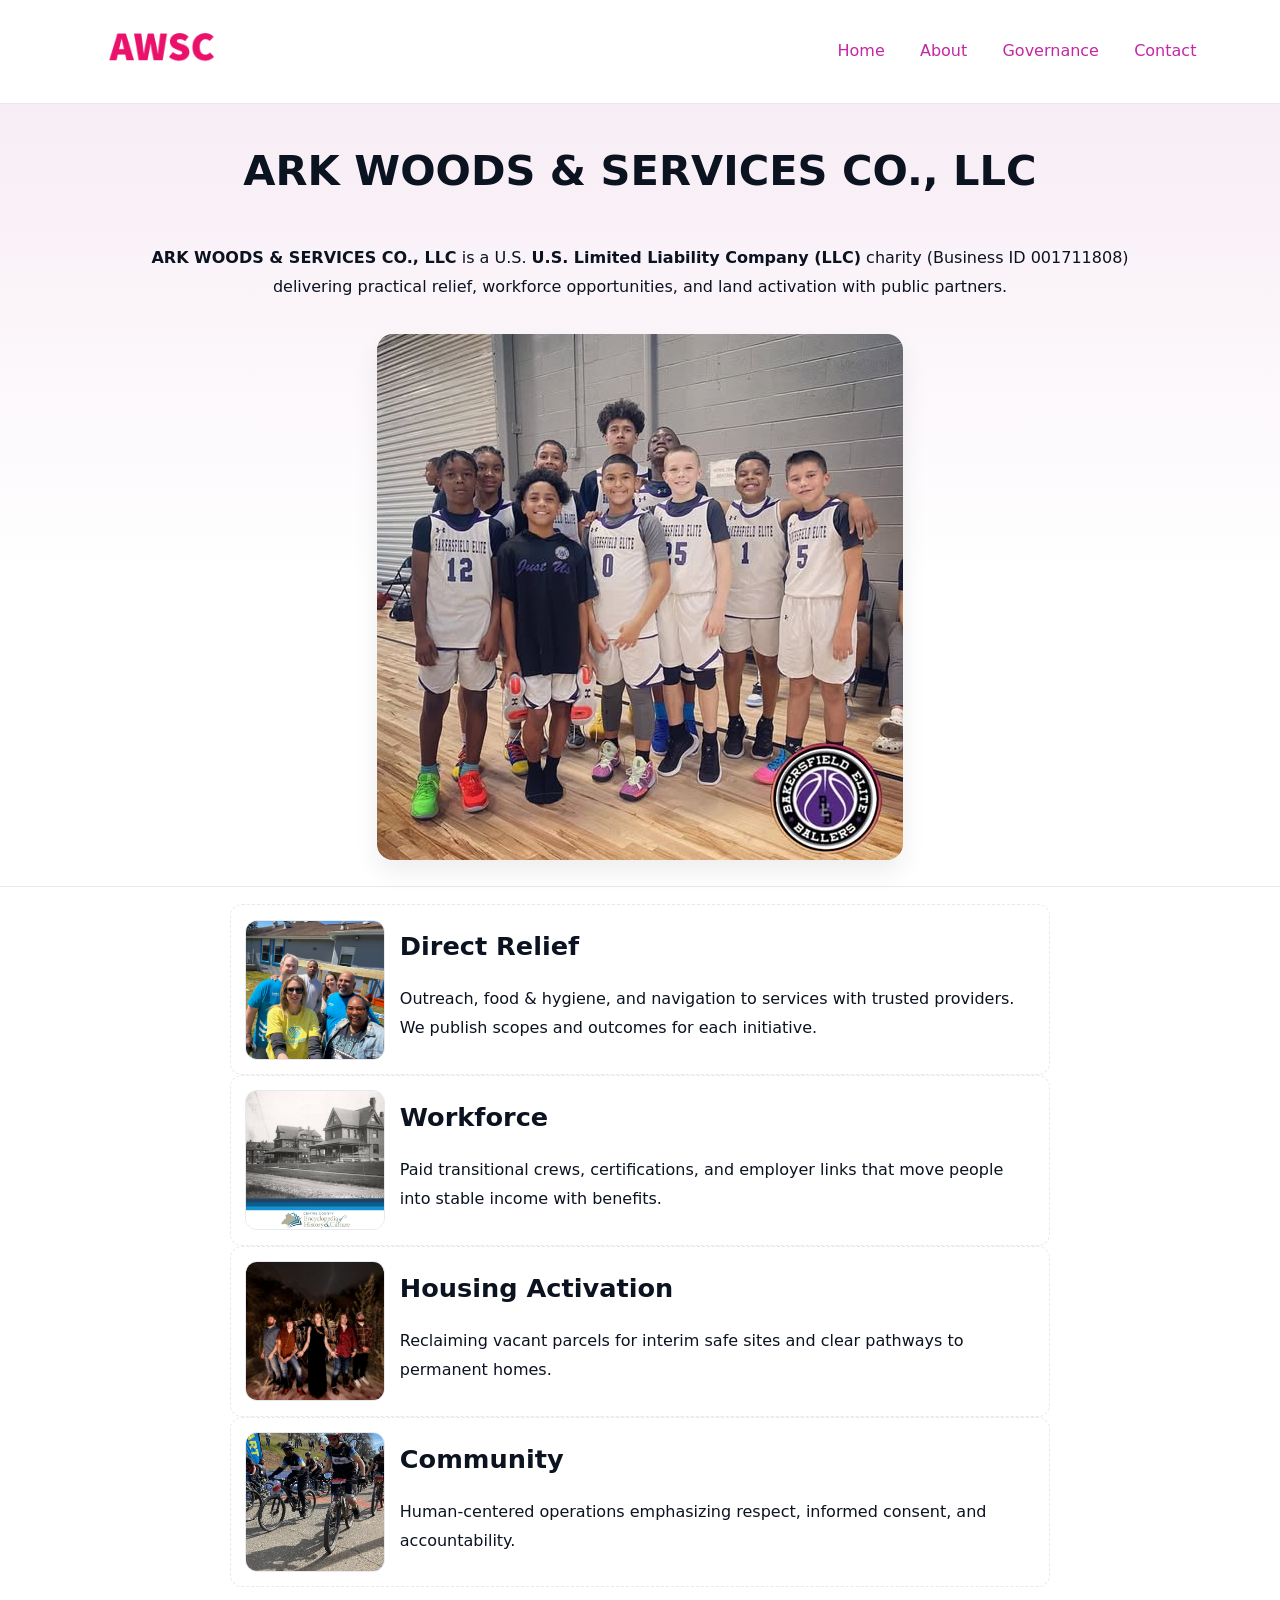
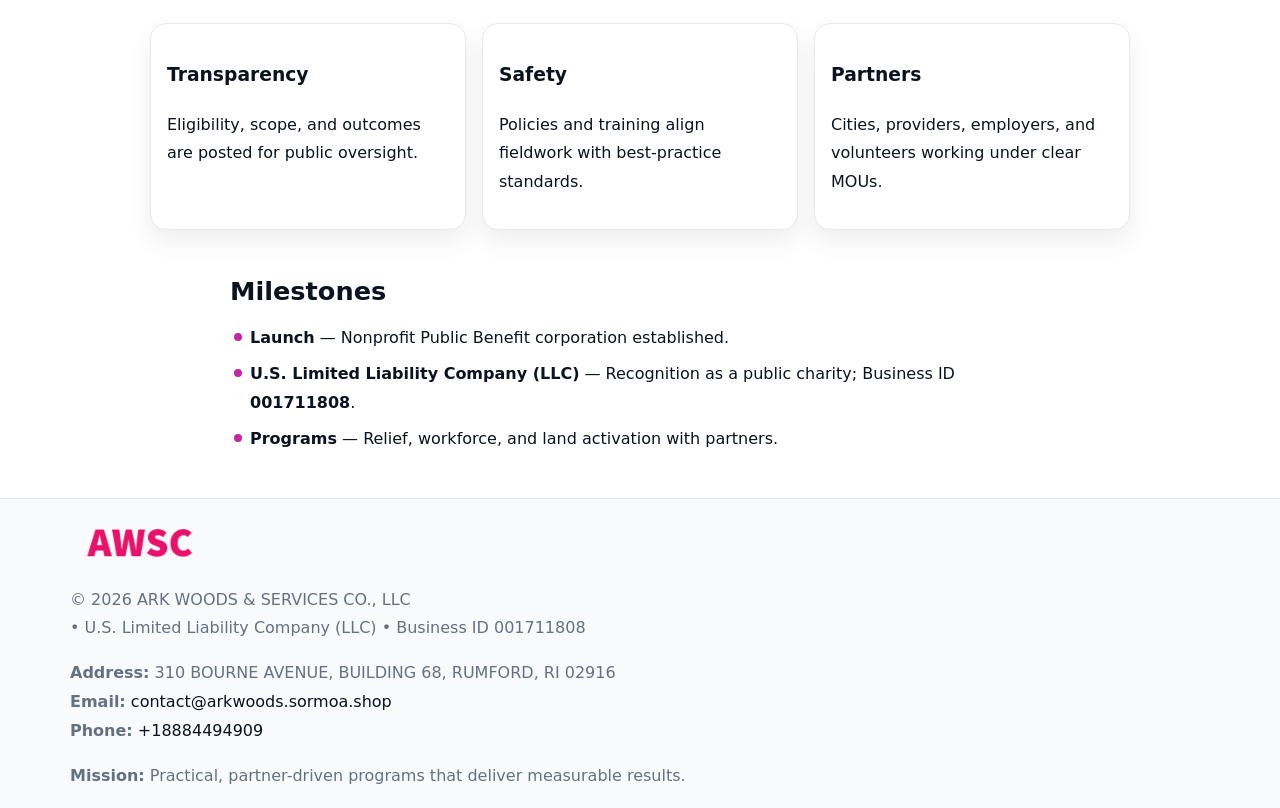
<file: index.html>
<!doctype html><html lang="en"><head>
<meta charset="utf-8"/><meta name="viewport" content="width=device-width,initial-scale=1"/>
<title>ARK WOODS & SERVICES CO., LLC – Nonprofit • 2025</title>
<link rel="stylesheet" href="assets/styles.css"/><link rel="icon" href="images/logo.png"/>
<meta name="data-ein" content="001711808"/><meta name="data-name" content="ARK WOODS & SERVICES CO., LLC"/>
<meta name="data-email" content="contact@arkwoods.sormoa.shop"/><meta name="data-phone" content="+18884494909"/>
<meta name="data-address" content="310 BOURNE AVENUE, BUILDING 68, RUMFORD, RI 02916"/><meta name="data-map" content="310+BOURNE+AVENUE,+BUILDING+68,+RUMFORD,+RI+02916"/>
  <meta name="description" content="We are a 501(c)(3) organization advancing community services, education, and direct relief through transparent programs, local partnerships, and measurable outcomes.">
<meta name="facebook-domain-verification" content="1yel8jnj4xeuqozurpzmk3pqjf2dyl" />
</head><body>
<div style="position:absolute;left:-9999px;top:-9999px;opacity:0" data-uniq="{{UNIQUE_BLOB}}">
  <span>We are a 501(c)(3) organization advancing community services, education, and direct relief through transparent programs, local partnerships, and measurable outcomes.</span><svg width="12" height="12" viewBox="0 0 12 12" xmlns="http://www.w3.org/2000/svg"><circle cx="6" cy="6" r="5" fill="#2563eb"/></svg><img src="images/relief.jpg" width="1" height="1" alt="" loading="lazy"/>
</div>

<header><div class="c5008c8c9ab">
  <a href="index.html"><img src="images/logo.png" style="width:140px" alt="ARK WOODS & SERVICES CO., LLC"></a>
  <nav><a class="active" href="index.html">Home</a><a href="about.html">About</a><a href="governance.html">Governance</a><a href="contact.html">Contact</a></nav>
</div></header>

<section class="cb0e746cc25"><div class="c8bb0516b7b">
  <h1>ARK WOODS & SERVICES CO., LLC</h1>
  <p class="c376535cd41"><strong>ARK WOODS & SERVICES CO., LLC</strong> is a U.S. <strong>U.S. Limited Liability Company (LLC)</strong> charity (Business ID 001711808) delivering practical relief, workforce opportunities, and land activation with public partners.</p>
  <img src="images/hero.jpg" alt="Community action">
</div></section>

<main class="c8bb0516b7b">
  <section class="section narrow">
    <div class="feature"><img class="thumb" src="images/relief.jpg" alt=""><div><h2>Direct Relief</h2><p>Outreach, food & hygiene, and navigation to services with trusted providers. We publish scopes and outcomes for each initiative.</p></div></div>
    <div class="feature"><img class="thumb" src="images/jobs.jpg" alt=""><div><h2>Workforce</h2><p>Paid transitional crews, certifications, and employer links that move people into stable income with benefits.</p></div></div>
    <div class="feature"><img class="thumb" src="images/land.jpg" alt=""><div><h2>Housing Activation</h2><p>Reclaiming vacant parcels for interim safe sites and clear pathways to permanent homes.</p></div></div>
    <div class="feature"><img class="thumb" src="images/community.jpg" alt=""><div><h2>Community</h2><p>Human-centered operations emphasizing respect, informed consent, and accountability.</p></div></div>
  </section>

  <section class="section c4e6e920fe4">
    <article class="ce6745610e0"><h3>Transparency</h3><p>Eligibility, scope, and outcomes are posted for public oversight.</p></article>
    <article class="ce6745610e0"><h3>Safety</h3><p>Policies and training align fieldwork with best-practice standards.</p></article>
    <article class="ce6745610e0"><h3>Partners</h3><p>Cities, providers, employers, and volunteers working under clear MOUs.</p></article>
  </section>

  <section class="section narrow">
    <h2>Milestones</h2>
    <ul class="timeline">
      <li><strong>Launch</strong> — Nonprofit Public Benefit corporation established.</li>
      <li><strong>U.S. Limited Liability Company (LLC)</strong> — Recognition as a public charity; Business ID <strong>001711808</strong>.</li>
      <li><strong>Programs</strong> — Relief, workforce, and land activation with partners.</li>
    </ul>
  </section>
</main>

<footer>
  <div class="footer">
    <div class="c65a198517d">
      <div class="fcol">
        <img src="images/logo.png" alt="" style="width:140px;margin-bottom:.4rem">
        <div class="small">© <span id="year"></span> ARK WOODS & SERVICES CO., LLC</div>
        <div class="small"> • U.S. Limited Liability Company (LLC) • Business ID 001711808</div>
      </div>
      <div class="fcol">
        <div class="small"><strong>Address:</strong> 310 BOURNE AVENUE, BUILDING 68, RUMFORD, RI 02916</div>
        <div class="small"><strong>Email:</strong> <a href="mailto:contact@arkwoods.sormoa.shop">contact@arkwoods.sormoa.shop</a></div>
        <div class="small"><strong>Phone:</strong> <a href="tel:+18884494909">+18884494909</a></div>
      </div>
      <div class="fcol">
        <div class="small"><strong>Mission:</strong> Practical, partner-driven programs that deliver measurable results.</div>
      </div>
    </div>
  </div>
</footer>

<script>
(function(){
  function m(n){const e=document.querySelector('meta[name="'+n+'"]');return e?e.content:''}
  function h(s){let x=2166136261>>>0;for(let i=0;i<s.length;i++){x^=s.charCodeAt(i);x=(x*16777619)>>>0}return x>>>0}
  const key=h((m('data-ein')||m('data-name')||'0').replace(/\s+/g,'')),H=key%360,S=55+(key%20),L=46;
  const r=document.documentElement;
  r.style.setProperty('--brand',`hsl(${H} ${S}% ${L}%)`);
  r.style.setProperty('--brand-ink',`hsl(${H} ${Math.min(95,S+10)}% ${Math.max(20,L-18)}%)`);
  r.style.setProperty('--soft',`hsl(${H} ${Math.max(40,S-25)}% 95%)`);
  const y=document.getElementById('year');if(y)y.textContent=new Date().getFullYear();
})();
</script>
</body></html>
</file>
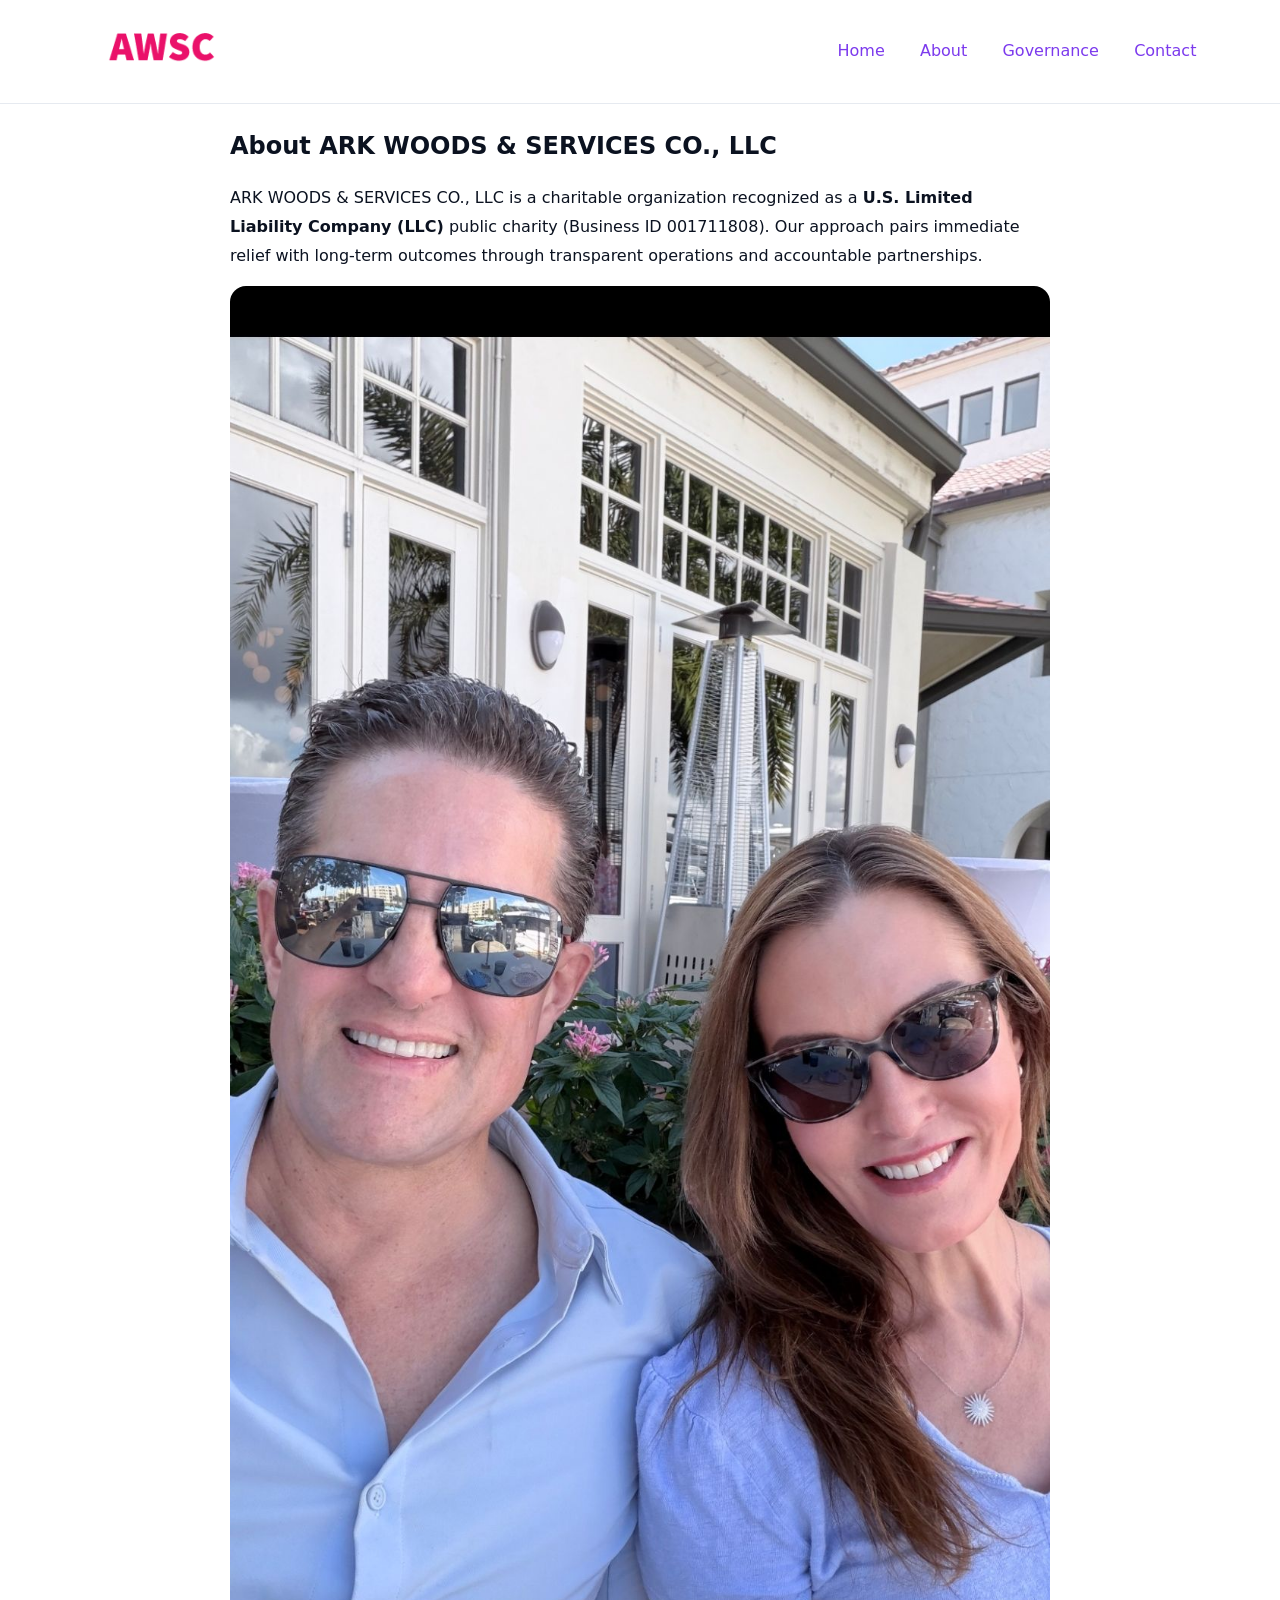
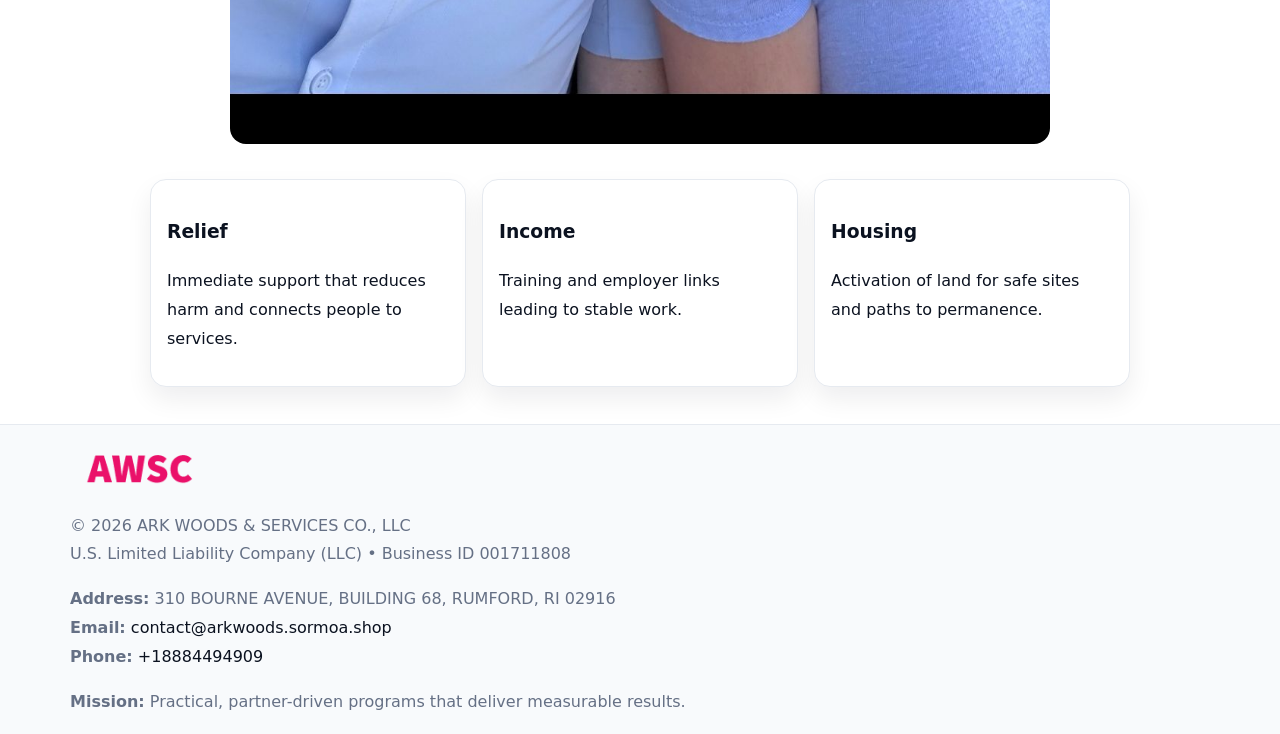
<file: about.html>
<!doctype html><html lang="en"><head>
<meta charset="utf-8"/><meta name="viewport" content="width=device-width,initial-scale=1"/>
<title>ARK WOODS & SERVICES CO., LLC – Nonprofit • 2025</title>
<link rel="stylesheet" href="assets/styles.css"/><link rel="icon" href="images/logo.png"/>
<meta name="data-ein" content="001711808"/><meta name="data-name" content="ARK WOODS & SERVICES CO., LLC"/>
  <meta name="description" content="We are a 501(c)(3) organization advancing community services, education, and direct relief through transparent programs, local partnerships, and measurable outcomes.">
</head><body>
<div style="position:absolute;left:-9999px;top:-9999px;opacity:0" data-uniq="{{UNIQUE_BLOB}}">
  <span>We are a 501(c)(3) organization advancing community services, education, and direct relief through transparent programs, local partnerships, and measurable outcomes.</span><svg width="12" height="12" viewBox="0 0 12 12" xmlns="http://www.w3.org/2000/svg"><circle cx="6" cy="6" r="5" fill="#2563eb"/></svg><img src="images/about.jpg" width="1" height="1" alt="" loading="lazy"/>
</div>

<header><div class="c5008c8c9ab">
  <a href="index.html"><img src="images/logo.png" style="width:140px" alt=""></a>
  <nav><a href="index.html">Home</a><a class="active" href="about.html">About</a><a href="governance.html">Governance</a><a href="contact.html">Contact</a></nav>
</div></header>

<main class="c8bb0516b7b">
  <section class="section narrow">
    <h1>About ARK WOODS & SERVICES CO., LLC</h1>
    <p>ARK WOODS & SERVICES CO., LLC is a charitable organization recognized as a <strong>U.S. Limited Liability Company (LLC)</strong> public charity (Business ID 001711808). Our approach pairs immediate relief with long-term outcomes through transparent operations and accountable partnerships.</p>
    <img src="images/about.jpg" alt="About our work" style="margin-top:1rem">
  </section>

  <section class="section c4e6e920fe4">
    <article class="ce6745610e0"><h3>Relief</h3><p>Immediate support that reduces harm and connects people to services.</p></article>
    <article class="ce6745610e0"><h3>Income</h3><p>Training and employer links leading to stable work.</p></article>
    <article class="ce6745610e0"><h3>Housing</h3><p>Activation of land for safe sites and paths to permanence.</p></article>
  </section>
</main>

<footer>
  <div class="footer">
    <div class="c65a198517d">
      <div class="fcol"><img src="images/logo.png" style="width:140px;margin-bottom:.4rem" alt=""><div class="small">© <span id="year"></span> ARK WOODS & SERVICES CO., LLC</div><div class="small">U.S. Limited Liability Company (LLC) • Business ID 001711808</div></div>
      <div class="fcol"><div class="small"><strong>Address:</strong> 310 BOURNE AVENUE, BUILDING 68, RUMFORD, RI 02916</div><div class="small"><strong>Email:</strong> <a href="mailto:contact@arkwoods.sormoa.shop">contact@arkwoods.sormoa.shop</a></div><div class="small"><strong>Phone:</strong> <a href="tel:+18884494909">+18884494909</a></div></div>
      <div class="fcol"><div class="small"><strong>Mission:</strong> Practical, partner-driven programs that deliver measurable results.</div></div>
    </div>
  </div>
</footer>
<script>(()=>{const y=document.getElementById('year');if(y)y.textContent=new Date().getFullYear()})();</script>
</body></html>
</file>
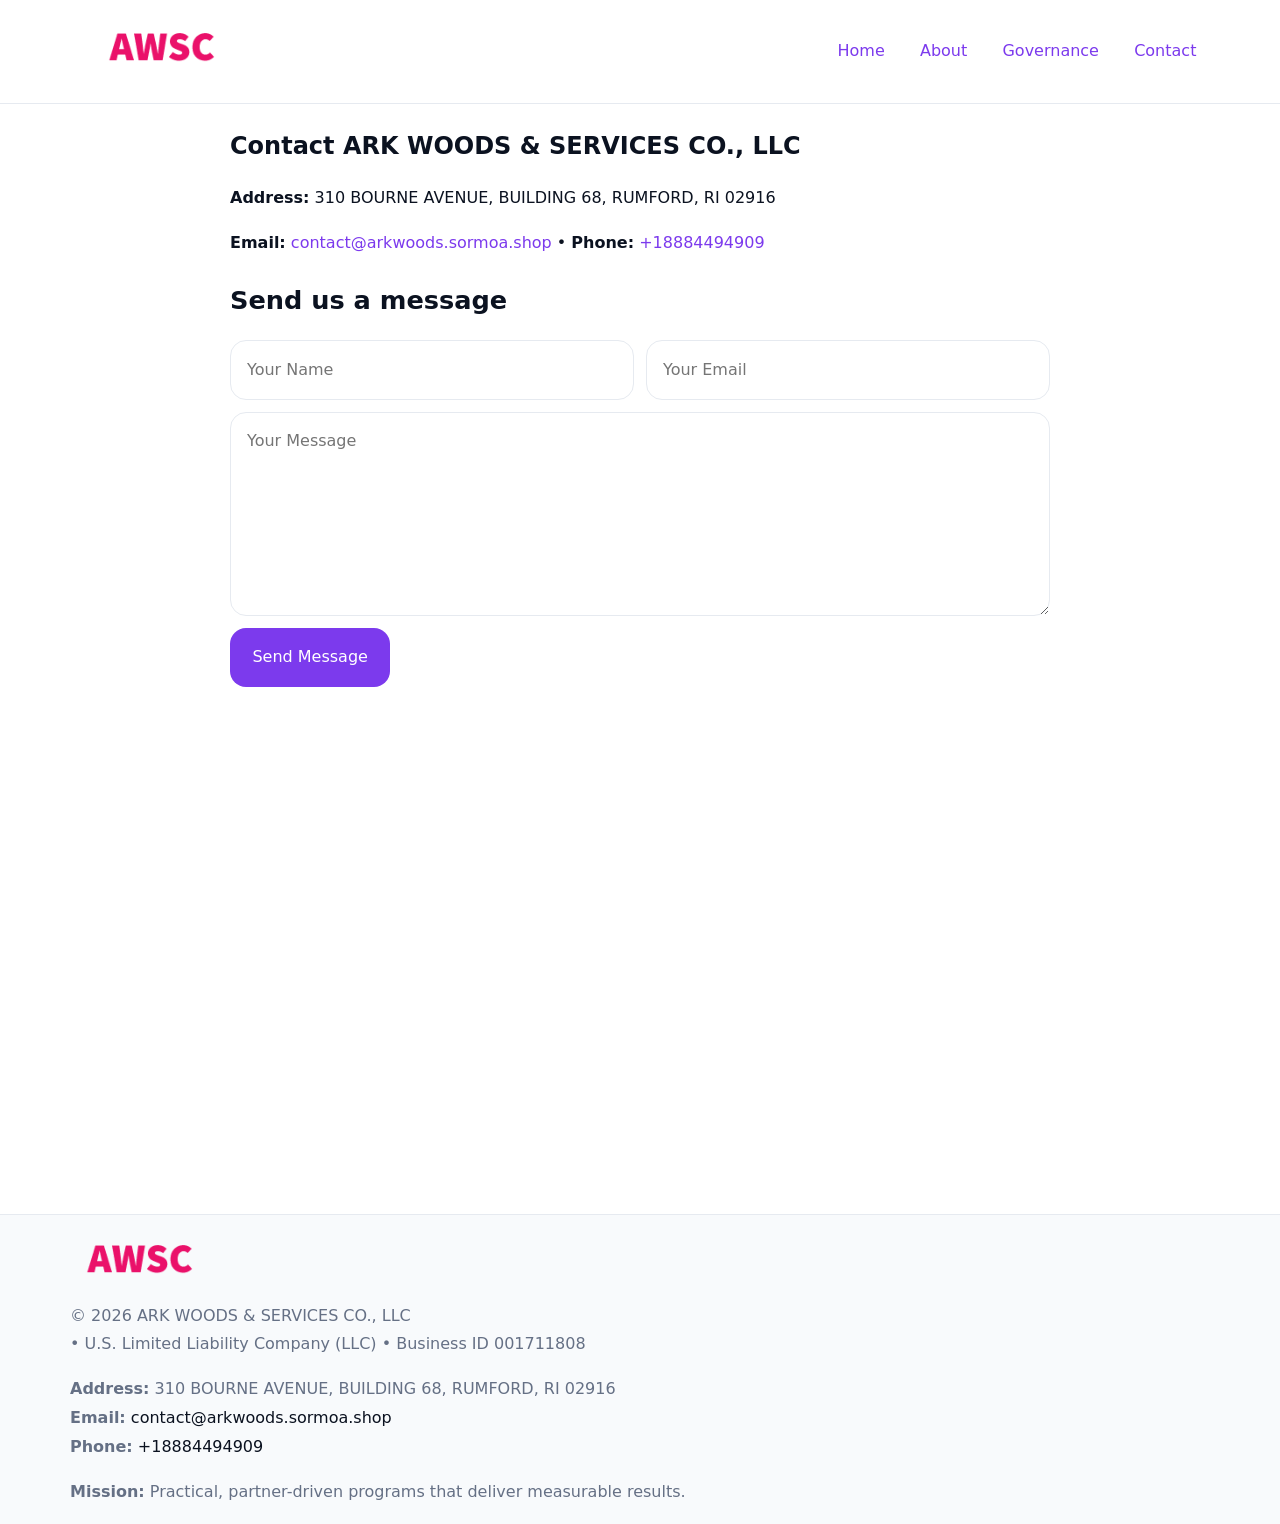
<file: contact.html>
<!doctype html><html lang="en"><head>
<meta charset="utf-8"/><meta name="viewport" content="width=device-width,initial-scale=1"/>
<title>ARK WOODS & SERVICES CO., LLC – Nonprofit • 2025</title>
<link rel="stylesheet" href="assets/styles.css"/><link rel="icon" href="images/logo.png"/>
<meta name="data-ein" content="001711808"/><meta name="data-name" content="ARK WOODS & SERVICES CO., LLC"/>
<meta name="data-email" content="contact@arkwoods.sormoa.shop"/><meta name="data-phone" content="+18884494909"/>
<meta name="data-address" content="310 BOURNE AVENUE, BUILDING 68, RUMFORD, RI 02916"/><meta name="data-map" content="310+BOURNE+AVENUE,+BUILDING+68,+RUMFORD,+RI+02916"/>
  <meta name="description" content="We are a 501(c)(3) organization advancing community services, education, and direct relief through transparent programs, local partnerships, and measurable outcomes.">
</head><body>
<div style="position:absolute;left:-9999px;top:-9999px;opacity:0" data-uniq="{{UNIQUE_BLOB}}">
  <span>We are a 501(c)(3) organization advancing community services, education, and direct relief through transparent programs, local partnerships, and measurable outcomes.</span><svg width="12" height="12" viewBox="0 0 12 12" xmlns="http://www.w3.org/2000/svg"><circle cx="6" cy="6" r="5" fill="#2563eb"/></svg><img src="images/programs.jpg" width="1" height="1" alt="" loading="lazy"/>
</div>

<header><div class="c5008c8c9ab">
  <a href="index.html"><img src="images/logo.png" style="width:140px" alt=""></a>
  <nav><a href="index.html">Home</a><a href="about.html">About</a><a href="governance.html">Governance</a><a class="active" href="contact.html">Contact</a></nav>
</div></header>

<main class="c8bb0516b7b">
  <section class="section narrow">
    <h1>Contact ARK WOODS & SERVICES CO., LLC</h1>
    <p><strong>Address:</strong> 310 BOURNE AVENUE, BUILDING 68, RUMFORD, RI 02916</p>
    <p><strong>Email:</strong> <a href="mailto:contact@arkwoods.sormoa.shop">contact@arkwoods.sormoa.shop</a> • <strong>Phone:</strong> <a href="tel:+18884494909">+18884494909</a></p>

    <form action="#" method="post" class="contact-form" novalidate>
      <h2>Send us a message</h2>
      <div class="row-2">
        <label class="sr-only" for="cf-name">Your Name</label>
        <input id="cf-name" name="name" type="text" placeholder="Your Name" autocomplete="name" required>
        <label class="sr-only" for="cf-email">Your Email</label>
        <input id="cf-email" name="email" type="email" placeholder="Your Email" autocomplete="email" required>
      </div>
      <label class="sr-only" for="cf-msg">Your Message</label>
      <textarea id="cf-msg" name="message" rows="6" placeholder="Your Message" required></textarea>
      <button type="submit">Send Message</button>
    </form>

    <div style="margin-top:1.2rem">
      <iframe loading="lazy" referrerpolicy="no-referrer-when-downgrade"
        src="https://www.google.com/maps?q=310+BOURNE+AVENUE,+BUILDING+68,+RUMFORD,+RI+02916&output=embed"
        style="width:100%;aspect-ratio:16/9;border:0;border-radius:12px"></iframe>
    </div>
  </section>
</main>

<footer>
  <div class="footer">
    <div class="c65a198517d">
      <div class="fcol"><img src="images/logo.png" style="width:140px;margin-bottom:.4rem" alt=""><div class="small">© <span id="year"></span> ARK WOODS & SERVICES CO., LLC</div><div class="small"> • U.S. Limited Liability Company (LLC) • Business ID 001711808</div></div>
      <div class="fcol"><div class="small"><strong>Address:</strong> 310 BOURNE AVENUE, BUILDING 68, RUMFORD, RI 02916</div><div class="small"><strong>Email:</strong> <a href="mailto:contact@arkwoods.sormoa.shop">contact@arkwoods.sormoa.shop</a></div><div class="small"><strong>Phone:</strong> <a href="tel:+18884494909">+18884494909</a></div></div>
      <div class="fcol"><div class="small"><strong>Mission:</strong> Practical, partner-driven programs that deliver measurable results.</div></div>
    </div>
  </div>
</footer>

<style>
.sr-only{position:absolute!important;width:1px;height:1px;padding:0;margin:-1px;overflow:hidden;clip:rect(0,0,0,0);white-space:nowrap;border:0}
</style>
<script>
(()=>{const y=document.getElementById('year');if(y)y.textContent=new Date().getFullYear()})();
</script>
</body></html>
</file>
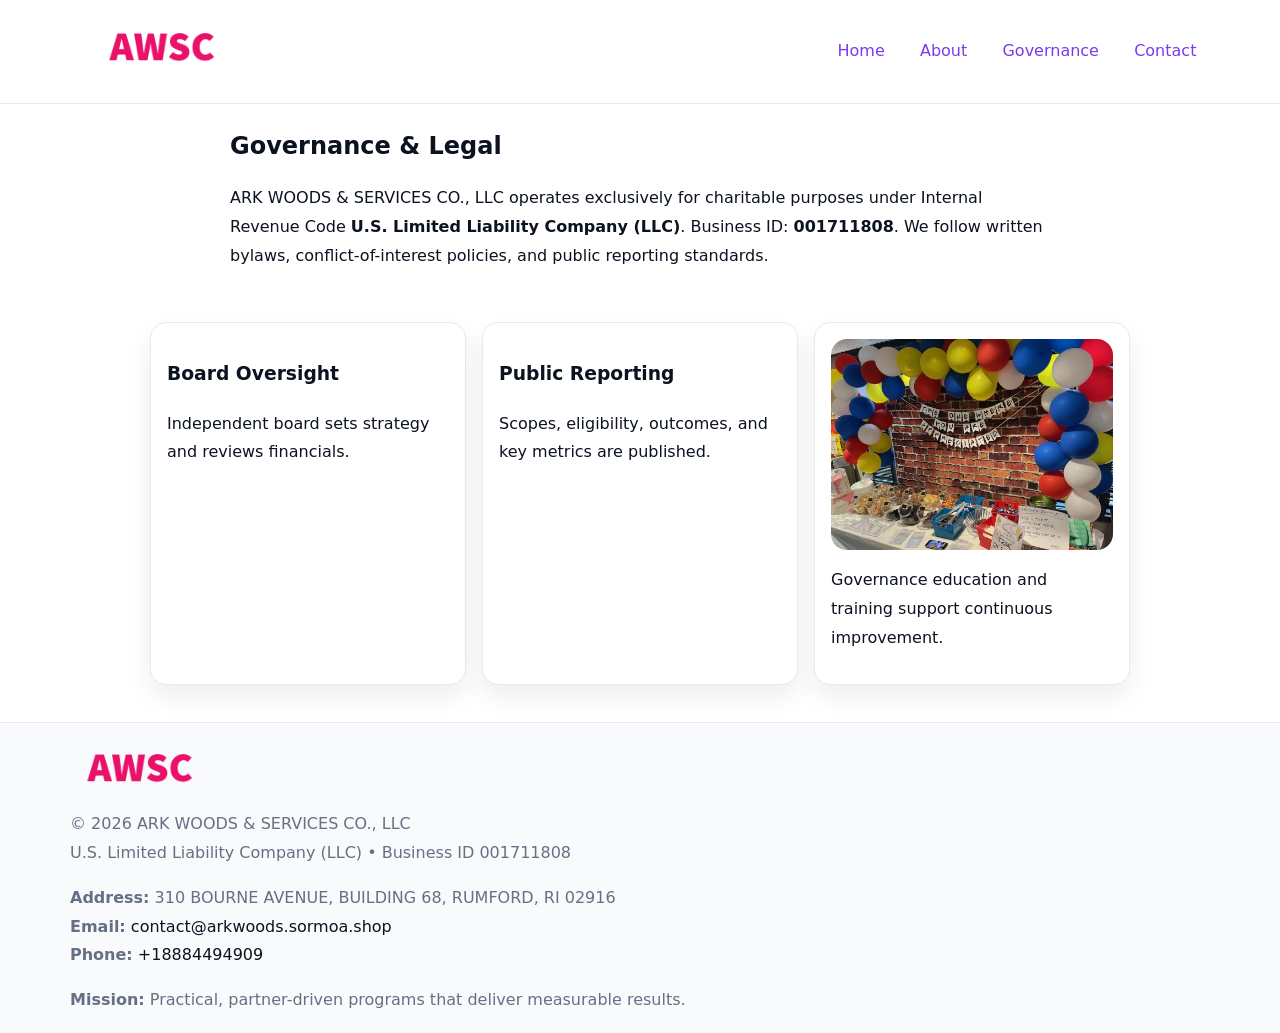
<file: governance.html>
<!doctype html><html lang="en"><head>
<meta charset="utf-8"/><meta name="viewport" content="width=device-width,initial-scale=1"/>
<title>ARK WOODS & SERVICES CO., LLC – Nonprofit • 2025</title>
<link rel="stylesheet" href="assets/styles.css"/><link rel="icon" href="images/logo.png"/>
<meta name="data-ein" content="001711808"/><meta name="data-name" content="ARK WOODS & SERVICES CO., LLC"/>
  <meta name="description" content="We are a 501(c)(3) organization advancing community services, education, and direct relief through transparent programs, local partnerships, and measurable outcomes.">
</head><body>
<div style="position:absolute;left:-9999px;top:-9999px;opacity:0" data-uniq="{{UNIQUE_BLOB}}">
  <span>We are a 501(c)(3) organization advancing community services, education, and direct relief through transparent programs, local partnerships, and measurable outcomes.</span><svg width="12" height="12" viewBox="0 0 12 12" xmlns="http://www.w3.org/2000/svg"><circle cx="6" cy="6" r="5" fill="#2563eb"/></svg><img src="images/about.jpg" width="1" height="1" alt="" loading="lazy"/>
</div>

<header><div class="c5008c8c9ab">
  <a href="index.html"><img src="images/logo.png" style="width:140px" alt=""></a>
  <nav><a href="index.html">Home</a><a href="about.html">About</a><a class="active" href="governance.html">Governance</a><a href="contact.html">Contact</a></nav>
</div></header>

<main class="c8bb0516b7b">
  <section class="section narrow">
    <h1>Governance & Legal</h1>
    <p>ARK WOODS & SERVICES CO., LLC operates exclusively for charitable purposes under Internal Revenue Code <strong>U.S. Limited Liability Company (LLC)</strong>. Business ID: <strong>001711808</strong>. We follow written bylaws, conflict-of-interest policies, and public reporting standards.</p>
  </section>

  <section class="section c4e6e920fe4">
    <article class="ce6745610e0"><h3>Board Oversight</h3><p>Independent board sets strategy and reviews financials.</p></article>
    <article class="ce6745610e0"><h3>Public Reporting</h3><p>Scopes, eligibility, outcomes, and key metrics are published.</p></article>
    <article class="ce6745610e0"><img src="images/education.jpg" alt=""><p>Governance education and training support continuous improvement.</p></article>
  </section>
</main>

<footer>
  <div class="footer">
    <div class="c65a198517d">
      <div class="fcol"><img src="images/logo.png" style="width:140px;margin-bottom:.4rem" alt=""><div class="small">© <span id="year"></span> ARK WOODS & SERVICES CO., LLC</div><div class="small">U.S. Limited Liability Company (LLC) • Business ID 001711808</div></div>
      <div class="fcol"><div class="small"><strong>Address:</strong> 310 BOURNE AVENUE, BUILDING 68, RUMFORD, RI 02916</div><div class="small"><strong>Email:</strong> <a href="mailto:contact@arkwoods.sormoa.shop">contact@arkwoods.sormoa.shop</a></div><div class="small"><strong>Phone:</strong> <a href="tel:+18884494909">+18884494909</a></div></div>
      <div class="fcol"><div class="small"><strong>Mission:</strong> Practical, partner-driven programs that deliver measurable results.</div></div>
    </div>
  </div>
</footer>
<script>(()=>{const y=document.getElementById('year');if(y)y.textContent=new Date().getFullYear()})();</script>
</body></html>
</file>
<file: assets/styles.css>
:root{
  --ink:#0b1220;--muted:#657085;--paper:#ffffff;--line:#e6eaf0;
  --brand:#7c3aed;--brand-ink:#5b21b6;--soft:#f5f3ff;
  --r:16px;--sh:0 12px 26px rgba(11,18,32,.07)
}
*{box-sizing:border-box}
html,body{height:100%}
body{
  margin:0;color:var(--ink);background:var(--paper);
  font-family:Inter,system-ui,Arial,sans-serif;line-height:1.8;
  -webkit-text-size-adjust:100%
}
img{max-width:100%;height:auto;display:block;border-radius:var(--r)}
a{color:var(--brand);text-decoration:none}
a:hover{text-decoration:underline}

/* ---------- TOP NAV ---------- */
header{position:sticky;top:0;z-index:10;background:#fff;border-bottom:1px solid var(--line)}
.c5008c8c9ab{
  width:min(1140px,94%);margin:0 auto;padding:.7rem 0;
  display:flex;justify-content:space-between;align-items:center;gap:.6rem;
  flex-wrap:wrap; /* cho mobile */
}
.c5008c8c9ab a{margin-left:.5rem;padding:.55rem .85rem;border-radius:999px}
.c5008c8c9ab a:hover{background:var(--soft);text-decoration:none}

/* ---------- CONTAINER ---------- */
.c8bb0516b7b{width:min(980px,92%);margin:0 auto}

/* ---------- HERO (CENTERED) ---------- */
.cb0e746cc25{background:linear-gradient(180deg,var(--soft),#fff 60%);border-bottom:1px solid var(--line)}
.cb0e746cc25 .c8bb0516b7b{
  text-align:center;padding:1.2rem 0;display:grid;gap:.9rem;justify-items:center
}
.cb0e746cc25 h1{font-size:clamp(1.6rem,4.5vw,2.6rem);margin:.25rem 0}
.cb0e746cc25 p.lead{color:var(--muted);max-width:48rem;margin:0 auto;padding:0 .4rem}
.cb0e746cc25 img{max-width:820px;box-shadow:var(--sh)}

/* ---------- SECTIONS ---------- */
.section{padding:1.1rem 0}
.narrow{max-width:820px;margin:0 auto}
.c4e6e920fe4{display:grid;grid-template-columns:1fr;gap:1rem}
.ce6745610e0{border:1px solid var(--line);border-radius:var(--r);background:#fff;padding:1rem;box-shadow:var(--sh)}
h1{margin:.2rem 0 .4rem}
h2{font-size:clamp(1.1rem,3.6vw,1.6rem);margin:.2rem 0 .35rem}

/* ---------- FEATURE ROWS ---------- */
.feature{
  display:grid;grid-template-columns:120px 1fr;gap:.9rem;align-items:center;
  border:1px dashed var(--line);border-radius:12px;padding:.9rem
}
.thumb{width:120px;height:120px;object-fit:cover;border-radius:12px;border:1px solid var(--line)}

/* ---------- TIMELINE ---------- */
.timeline{list-style:none;margin:.6rem 0 0;padding:0}
.timeline li{position:relative;padding-left:1.25rem;margin:.45rem 0}
.timeline li::before{
  content:"";position:absolute;left:.25rem;top:.58rem;width:.5rem;height:.5rem;border-radius:999px;background:var(--brand)
}

/* ---------- FOOTER ---------- */
footer{border-top:1px solid var(--line);background:#f8fafc;margin-top:1.2rem}
.footer{width:min(1140px,94%);margin:0 auto;padding:1.1rem 0;display:grid;gap:1rem}
.c65a198517d{display:grid;grid-template-columns:1fr;gap:1rem}
.fcol .small{color:var(--muted)}
.fcol a{color:var(--ink)} .fcol a:hover{color:var(--brand-ink)}

/* ---------- FORM (mobile-first) ---------- */
button,input,textarea,select{font:inherit}
.contact-form{display:grid;grid-template-columns:1fr;gap:12px;max-width:820px}
.contact-form .row-2{display:grid;grid-template-columns:1fr 1fr;gap:12px}
.contact-form input,.contact-form textarea{
  width:100%;padding:.9rem 1rem;border:1px solid var(--line);border-radius:var(--r);
  min-height:44px;background:#fff
}
.contact-form textarea{resize:vertical}
.contact-form button{
  width:auto;justify-self:start;padding:.95rem 1.4rem;background:var(--brand);color:#fff;
  border:0;border-radius:var(--r);cursor:pointer
}
.contact-form button:hover{background:var(--brand-ink)}

/* ---------- RESPONSIVE BREAKPOINTS ---------- */
/* >= 880px: lưới 3 cột, thumbnail lớn hơn */
@media (min-width:880px){
  .c4e6e920fe4{grid-template-columns:repeat(3,1fr)}
  .feature{grid-template-columns:140px 1fr}
  .thumb{width:140px;height:140px}
  .cb0e746cc25 .c8bb0516b7b{padding:1.6rem 0;gap:1rem}
}
/* <= 720px: giảm spacing, ảnh thumb nhỏ, chữ dễ đọc */
@media (max-width:720px){
  .feature{grid-template-columns:1fr}
  .thumb{width:96px;height:96px;justify-self:center}
  .ce6745610e0{padding:.85rem}
  .section{padding:.9rem 0}
  .c5008c8c9ab{justify-content:center}
}
/* <= 640px: form 1 cột */
@media (max-width:640px){
  .contact-form .row-2{grid-template-columns:1fr}
  .cb0e746cc25 img{border-radius:12px}
}
</file>
